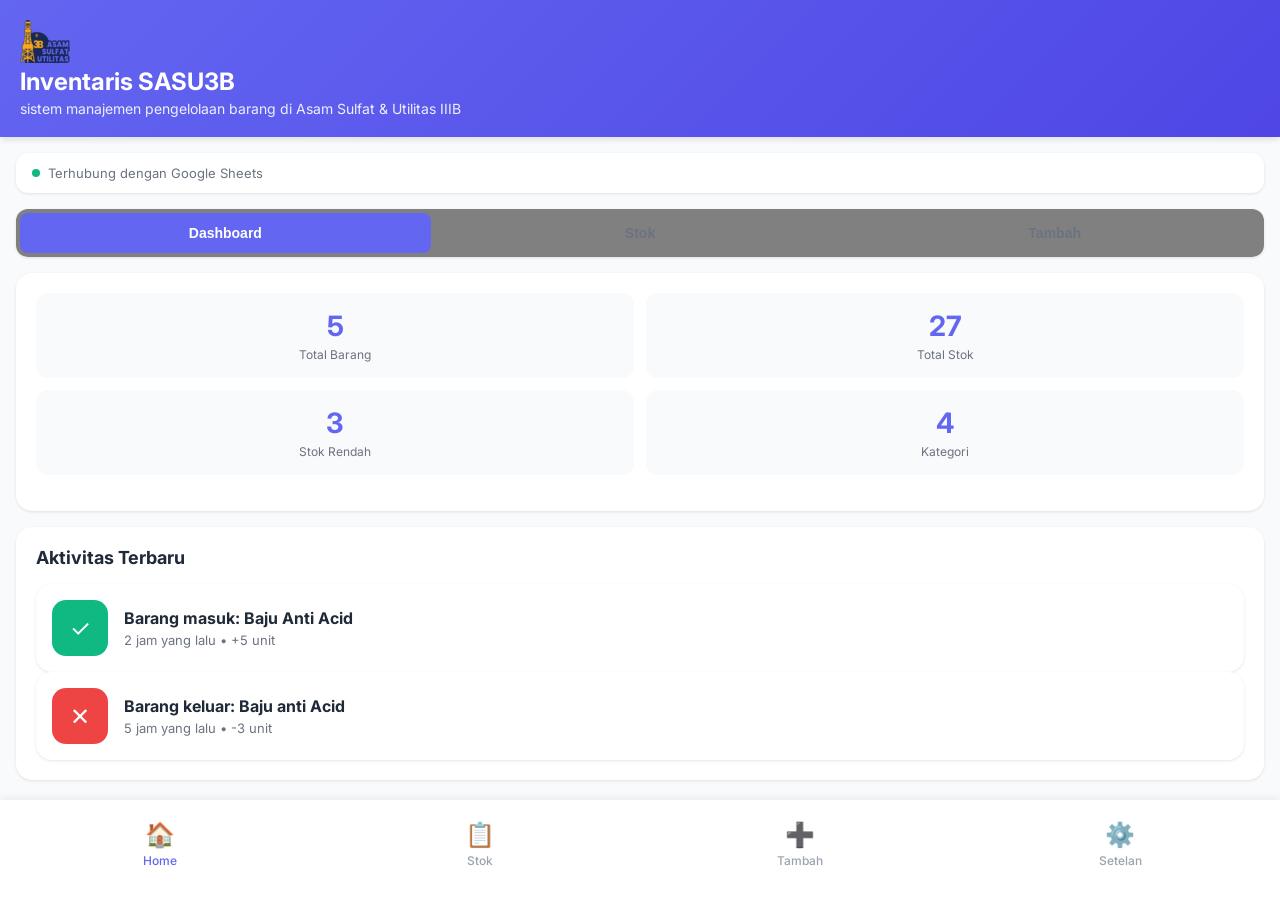
<file: index.html>
<!DOCTYPE html>
<html lang="id" data-theme="dark">
<head>
    <meta charset="UTF-8">
    <meta name="viewport" content="width=device-width, initial-scale=1.0, maximum-scale=1.0, user-scalable=no">
    <title>Inventaris Mobile</title>
    <link href="https://fonts.googleapis.com/css2?family=Inter:wght@400;500;600;700&display=swap" rel="stylesheet">
    <style>
        * {
            margin: 0;
            padding: 0;
            box-sizing: border-box;
        }

        :root {
            --primary: #6366f1;
            --primary-dark: #4f46e5;
            --success: #10b981;
            --danger: #ef4444;
            --warning: #f59e0b;
            --gray-50: #f9fafb;
            --gray-100: #f3f4f6;
            --gray-200: #e5e7eb;
            --gray-300: #d1d5db;
            --gray-400: #9ca3af;
            --gray-500: #6b7280;
            --gray-600: #4b5563;
            --gray-700: #374151;
            --gray-800: #1f2937;
            --gray-900: #111827;
        }

        body {
            font-family: 'Inter', -apple-system, BlinkMacSystemFont, sans-serif;
            background: var(--gray-50);
            color: var(--gray-900);
            min-height: 100vh;
            padding-bottom: 80px;
        }

        /* Header */
        .header {
            background: linear-gradient(135deg, var(--primary) 0%, var(--primary-dark) 100%);
            color: white;
            padding: 20px;
            position: sticky;
            top: 0;
            z-index: 100;
            box-shadow: 0 4px 6px -1px rgba(0, 0, 0, 0.1);
        }

        .header h1 {
            font-size: 24px;
            font-weight: 700;
            margin-bottom: 4px;
        }

        .header p {
            font-size: 14px;
            opacity: 0.9;
        }

        /* Navigation */
        .nav-tabs {
            display: flex;
            background: gray;
            padding: 4px;
            margin: 16px;
            border-radius: 12px;
            box-shadow: 0 1px 3px rgba(0,0,0,0.1);
            gap: 4px;
        }

        .nav-tab {
            flex: 1;
            padding: 12px;
            border: none;
            background: transparent;
            color: var(--gray-500);
            font-weight: 600;
            font-size: 14px;
            border-radius: 8px;
            cursor: pointer;
            transition: all 0.2s;
        }

        .nav-tab.active {
            background: var(--primary);
            color: white;
        }

        /* Cards */
        .card {
            background: white;
            border-radius: 16px;
            padding: 20px;
            margin: 16px;
            box-shadow: 0 1px 3px rgba(0,0,0,0.1);
        }

        .card-title {
            font-size: 18px;
            font-weight: 700;
            margin-bottom: 16px;
            color: var(--gray-800);
        }

        /* Stats Grid */
        .stats-grid {
            display: grid;
            grid-template-columns: repeat(2, 1fr);
            gap: 12px;
            margin-bottom: 16px;
        }

        .stat-card {
            background: var(--gray-50);
            padding: 16px;
            border-radius: 12px;
            text-align: center;
        }

        .stat-value {
            font-size: 28px;
            font-weight: 700;
            color: var(--primary);
        }

        .stat-label {
            font-size: 12px;
            color: var(--gray-500);
            margin-top: 4px;
        }

        /* Form Styles */
        .form-group {
            margin-bottom: 16px;
        }

        .form-label {
            display: block;
            font-size: 14px;
            font-weight: 600;
            color: var(--gray-700);
            margin-bottom: 6px;
        }

        .form-input, .form-select {
            width: 100%;
            padding: 14px 16px;
            border: 2px solid var(--gray-200);
            border-radius: 12px;
            font-size: 16px;
            transition: all 0.2s;
            font-family: inherit;
        }

        .form-input:focus, .form-select:focus {
            outline: none;
            border-color: var(--primary);
        }

        .form-input::placeholder {
            color: var(--gray-400);
        }

        /* Buttons */
        .btn {
            width: 100%;
            padding: 16px;
            border: none;
            border-radius: 12px;
            font-size: 16px;
            font-weight: 600;
            cursor: pointer;
            transition: all 0.2s;
            display: flex;
            align-items: center;
            justify-content: center;
            gap: 8px;
        }

        .btn-primary {
            background: var(--primary);
            color: white;
        }

        .btn-primary:active {
            transform: scale(0.98);
            background: var(--primary-dark);
        }

        .btn-success {
            background: var(--success);
            color: white;
        }

        .btn-danger {
            background: var(--danger);
            color: white;
        }

        .btn-secondary {
            background: var(--gray-100);
            color: var(--gray-700);
        }

        /* Inventory List */
        .inventory-list {
            display: flex;
            flex-direction: column;
            gap: 12px;
        }

        .inventory-item {
            background: white;
            border-radius: 16px;
            padding: 16px;
            display: flex;
            align-items: center;
            gap: 16px;
            box-shadow: 0 1px 3px rgba(0,0,0,0.1);
            position: relative;
            overflow: hidden;
        }

        .item-icon {
            width: 56px;
            height: 56px;
            background: linear-gradient(135deg, var(--primary) 0%, var(--primary-dark) 100%);
            border-radius: 14px;
            display: flex;
            align-items: center;
            justify-content: center;
            color: white;
            font-size: 24px;
            flex-shrink: 0;
        }

        .item-info {
            flex: 1;
            min-width: 0;
        }

        .item-name {
            font-weight: 700;
            font-size: 16px;
            color: var(--gray-800);
            margin-bottom: 4px;
            white-space: nowrap;
            overflow: hidden;
            text-overflow: ellipsis;
        }

        .item-meta {
            font-size: 13px;
            color: var(--gray-500);
            display: flex;
            gap: 12px;
        }

        .item-stock {
            text-align: right;
        }

        .stock-number {
            font-size: 24px;
            font-weight: 700;
            color: var(--success);
        }

        .stock-number.low {
            color: var(--danger);
        }

        .stock-label {
            font-size: 11px;
            color: var(--gray-400);
        }

        /* Action Buttons */
        .item-actions {
            display: flex;
            gap: 8px;
            margin-top: 12px;
        }

        .action-btn {
            flex: 1;
            padding: 10px;
            border: none;
            border-radius: 8px;
            font-size: 13px;
            font-weight: 600;
            cursor: pointer;
            display: flex;
            align-items: center;
            justify-content: center;
            gap: 4px;
        }

        .action-in {
            background: #d1fae5;
            color: #065f46;
        }

        .action-out {
            background: #fee2e2;
            color: #991b1b;
        }

        /* Search Bar */
        .search-container {
            position: relative;
            margin: 16px;
        }

        .search-input {
            width: 100%;
            padding: 14px 16px 14px 48px;
            border: none;
            border-radius: 12px;
            font-size: 16px;
            background: white;
            box-shadow: 0 1px 3px rgba(0,0,0,0.1);
        }

        .search-icon {
            position: absolute;
            left: 16px;
            top: 50%;
            transform: translateY(-50%);
            color: var(--gray-400);
        }

        /* Empty State */
        .empty-state {
            text-align: center;
            padding: 60px 20px;
            color: var(--gray-400);
        }

        .empty-icon {
            font-size: 64px;
            margin-bottom: 16px;
            opacity: 0.5;
        }

        /* Toast Notification */
        .toast {
            position: fixed;
            bottom: 100px;
            left: 50%;
            transform: translateX(-50%) translateY(100px);
            background: var(--gray-800);
            color: white;
            padding: 16px 24px;
            border-radius: 12px;
            font-weight: 500;
            opacity: 0;
            transition: all 0.3s;
            z-index: 1000;
            box-shadow: 0 10px 15px -3px rgba(0,0,0,0.1);
        }

        .toast.show {
            transform: translateX(-50%) translateY(0);
            opacity: 1;
        }

        /* Modal */
        .modal-overlay {
            position: fixed;
            top: 0;
            left: 0;
            right: 0;
            bottom: 0;
            background: rgba(0,0,0,0.5);
            display: none;
            align-items: flex-end;
            justify-content: center;
            z-index: 200;
            opacity: 0;
            transition: opacity 0.3s;
        }

        .modal-overlay.show {
            display: flex;
            opacity: 1;
        }

        .modal {
            background: white;
            width: 100%;
            max-height: 90vh;
            border-radius: 24px 24px 0 0;
            padding: 24px;
            transform: translateY(100%);
            transition: transform 0.3s;
            overflow-y: auto;
        }

        .modal-overlay.show .modal {
            transform: translateY(0);
        }

        .modal-header {
            display: flex;
            justify-content: space-between;
            align-items: center;
            margin-bottom: 24px;
        }

        .modal-title {
            font-size: 20px;
            font-weight: 700;
        }

        .modal-close {
            width: 40px;
            height: 40px;
            border: none;
            background: var(--gray-100);
            border-radius: 50%;
            font-size: 20px;
            cursor: pointer;
            display: flex;
            align-items: center;
            justify-content: center;
        }

        /* Settings */
        .setting-item {
            display: flex;
            justify-content: space-between;
            align-items: center;
            padding: 16px 0;
            border-bottom: 1px solid var(--gray-100);
        }

        .setting-label {
            font-weight: 600;
            color: var(--gray-700);
        }

        .setting-desc {
            font-size: 13px;
            color: var(--gray-400);
            margin-top: 2px;
        }

        /* Toggle Switch */
        .toggle {
            width: 52px;
            height: 28px;
            background: var(--gray-300);
            border-radius: 14px;
            position: relative;
            cursor: pointer;
            transition: background 0.2s;
        }

        .toggle.active {
            background: var(--primary);
        }

        .toggle::after {
            content: '';
            position: absolute;
            width: 24px;
            height: 24px;
            background: blue;
            border-radius: 50%;
            top: 2px;
            left: 2px;
            transition: transform 0.2s;
            box-shadow: 0 2px 4px rgba(0,0,0,0.1);
        }

        .toggle.active::after {
            transform: translateX(24px);
        }

        /* Loading */
        .loading {
            display: inline-block;
            width: 20px;
            height: 20px;
            border: 3px solid rgba(255,255,255,0.3);
            border-radius: 50%;
            border-top-color: white;
            animation: spin 1s ease-in-out infinite;
        }

        @keyframes spin {
            to { transform: rotate(360deg); }
        }

        .skeleton {
            background: linear-gradient(90deg, var(--gray-100) 25%, var(--gray-200) 50%, var(--gray-100) 75%);
            background-size: 200% 100%;
            animation: shimmer 1.5s infinite;
            border-radius: 8px;
        }

        @keyframes shimmer {
            0% { background-position: 200% 0; }
            100% { background-position: -200% 0; }
        }

        /* Bottom Navigation */
        .bottom-nav {
            position: fixed;
            bottom: 0;
            left: 0;
            right: 0;
            background: white;
            display: flex;
            justify-content: space-around;
            padding: 12px 0 24px;
            box-shadow: 0 -4px 6px -1px rgba(0,0,0,0.05);
            z-index: 50;
        }

        .nav-item {
            flex: 1;
            display: flex;
            flex-direction: column;
            align-items: center;
            gap: 4px;
            padding: 8px;
            color: var(--gray-400);
            text-decoration: none;
            font-size: 12px;
            font-weight: 500;
            transition: all 0.2s;
        }

        .nav-item.active {
            color: var(--primary);
        }

        .nav-icon {
            font-size: 24px;
        }

        /* QR Scanner Simulation */
        .scanner-container {
            width: 100%;
            height: 300px;
            background: var(--gray-900);
            border-radius: 16px;
            display: flex;
            align-items: center;
            justify-content: center;
            position: relative;
            overflow: hidden;
        }

        .scanner-frame {
            width: 200px;
            height: 200px;
            border: 2px solid var(--success);
            border-radius: 20px;
            position: relative;
        }

        .scanner-line {
            position: absolute;
            width: 100%;
            height: 2px;
            background: var(--success);
            top: 0;
            animation: scan 2s linear infinite;
        }

        @keyframes scan {
            0% { top: 0; opacity: 0; }
            10% { opacity: 1; }
            90% { opacity: 1; }
            100% { top: 100%; opacity: 0; }
        }

        /* Hide sections */
        .section {
            display: none;
        }

        .section.active {
            display: block;
        }

        /* Sync Status */
        .sync-status {
            display: flex;
            align-items: center;
            gap: 8px;
            font-size: 13px;
            color: var(--gray-500);
            margin: 16px;
            padding: 12px 16px;
            background: white;
            border-radius: 12px;
            box-shadow: 0 1px 3px rgba(0,0,0,0.1);
        }

        .sync-indicator {
            width: 8px;
            height: 8px;
            border-radius: 50%;
            background: var(--success);
        }

        .sync-indicator.syncing {
            background: var(--warning);
            animation: pulse 1.5s infinite;
        }

        @keyframes pulse {
            0%, 100% { opacity: 1; }
            50% { opacity: 0.5; }
        }

        /* Responsive */
        @media (max-width: 380px) {
            .stats-grid {
                grid-template-columns: 1fr;
            }
        }
    </style>
</head>
<body>

    <!-- Header -->
    <div class="header">   
        <img src="50X42.png"> <h1> Inventaris SASU3B</h1>
        <p>sistem manajemen pengelolaan barang di Asam Sulfat & Utilitas IIIB</p>
    </div>

    <!-- Sync Status -->
    <div class="sync-status">
        <div class="sync-indicator" id="syncIndicator"></div>
        <span id="syncText">Terhubung dengan Google Sheets</span>
    </div>

    <!-- Navigation Tabs -->
    <div class="nav-tabs">
        <button class="nav-tab active" onclick="switchTab('dashboard')">Dashboard</button>
        <button class="nav-tab" onclick="switchTab('inventory')">Stok</button>
        <button class="nav-tab" onclick="switchTab('add')">Tambah</button>
    </div>

    <!-- Dashboard Section -->
    <div id="dashboard" class="section active">
        <div class="card">
            <div class="stats-grid">
                <div class="stat-card">
                    <div class="stat-value" id="totalItems">0</div>
                    <div class="stat-label">Total Barang</div>
                </div>
                <div class="stat-card">
                    <div class="stat-value" id="totalStock">0</div>
                    <div class="stat-label">Total Stok</div>
                </div>
                <div class="stat-card">
                    <div class="stat-value" id="lowStock">0</div>
                    <div class="stat-label">Stok Rendah</div>
                </div>
                <div class="stat-card">
                    <div class="stat-value" id="categories">0</div>
                    <div class="stat-label">Kategori</div>
                </div>
            </div>
        </div>

        <div class="card">
            <div class="card-title">Aktivitas Terbaru</div>
            <div id="recentActivity">
                <div class="inventory-item">
                    <div class="item-icon" style="background: var(--success);">✓</div>
                    <div class="item-info">
                        <div class="item-name">Barang masuk: Baju Anti Acid</div>
                        <div class="item-meta">2 jam yang lalu • +5 unit</div>
                    </div>
                </div>
                <div class="inventory-item">
                    <div class="item-icon" style="background: var(--danger);">✕</div>
                    <div class="item-info">
                        <div class="item-name">Barang keluar: Baju anti Acid</div>
                        <div class="item-meta">5 jam yang lalu • -3 unit</div>
                    </div>
                </div>
            </div>
        </div>
    </div>

    <!-- Inventory Section -->
    <div id="inventory" class="section">
        <div class="search-container">
            <span class="search-icon">🔍</span>
            <input type="text" class="search-input" id="searchInput" placeholder="Cari barang..." oninput="searchItems()">
        </div>

        <div class="inventory-list" id="inventoryList">
            <!-- Items will be rendered here -->
        </div>
        
        <div class="empty-state" id="emptyState" style="display: none;">
            <div class="empty-icon">📭</div>
            <p>Tidak ada barang ditemukan</p>
        </div>
    </div>

    <!-- Add Item Section -->
    <div id="add" class="section">
        <div class="card">
            <div class="card-title">Tambah Barang Baru</div>
            <form id="addForm" onsubmit="handleAddItem(event)">
                <div class="form-group">
                    <label class="form-label">Nama Barang</label>
                    <input type="text" class="form-input" id="itemName" placeholder="Contoh: Baju anti Acid" required>
                </div>
                
                <div class="form-group">
                    <label class="form-label">Kategori</label>
                    <select class="form-select" id="itemCategory" required>
                        <option value="">Pilih Kategori</option>
                        <option value="Onishi">Exhaust fan</option>
                        <option value="Portable Blower">Exhaust fan</option>
                        <option value="Submersibble pump">Pompa</option>
                        <option value="Baju Anti Acid">Alat Pelindung Diri</option>
                        <option value="Lainnya">Lainnya</option>
                    </select>
                </div>

                <div class="form-group">
                    <label class="form-label">Stok Awal</label>
                    <input type="number" class="form-input" id="itemStock" placeholder="0" min="0" required>
                </div>

                <div class="form-group">
                    <label class="form-label">Satuan</label>
                    <select class="form-select" id="itemUnit" required>
                        <option value="Unit">Unit</option>
                        <option value="Pcs">Pcs</option>
                        <option value="Box">Box</option>
                        <option value="Set">Set</option>
                        <option value="Kg">Kg</option>
                        <option value="Meter">Meter</option>
                    </select>
                </div>

                <div class="form-group">
                    <label class="form-label">Lokasi Penyimpanan</label>
                    <input type="text" class="form-input" id="itemLocation" placeholder="Contoh: Gudang kontainer,1300">
                </div>

                <button type="submit" class="btn btn-primary" id="submitBtn">
                    <span>Simpan ke Spreadsheet</span>
                </button>
            </form>
        </div>

        <div class="card" style="margin-top: 16px;">
            <div class="card-title">Pindai QR Code</div>
            <div class="scanner-container" onclick="simulateScan()">
                <div class="scanner-frame">
                    <div class="scanner-line"></div>
                </div>
            </div>
            <p style="text-align: center; color: var(--gray-500); margin-top: 12px; font-size: 14px;">
                Ketuk untuk melakukan pemindaian
            </p>
        </div>
    </div>

    <!-- Settings Section -->
    <div id="settings" class="section">
        <div class="card">
            <div class="card-title">Pengaturan Spreadsheet</div>
            
            <div class="setting-item">
                <div>
                    <div class="setting-label">ID Spreadsheet</div>
                    <div class="setting-desc" id="sheetIdDisplay">Belum dikonfigurasi</div>
                </div>
                <button class="btn btn-secondary" style="width: auto; padding: 8px 16px;" onclick="configureSheet()">
                    Edit
                </button>
            </div>

            <div class="setting-item">
                <div>
                    <div class="setting-label">Sinkronisasi Otomatis</div>
                    <div class="setting-desc">Perbarui data secara real-time</div>
                </div>
                <div class="toggle active" id="autoSync" onclick="toggleSync()"></div>
            </div>

            <div class="setting-item">
                <div>
                    <div class="setting-label">Notifikasi Stok Rendah</div>
                    <div class="setting-desc">Peringatan saat stok < 5 unit</div>
                </div>
                <div class="toggle active" id="lowStockAlert" onclick="toggleAlert()"></div>
            </div>
        </div>

        <div class="card" style="margin-top: 16px;">
            <div class="card-title">Panduan Penggunaan</div>
            <div style="font-size: 14px; line-height: 1.6; color: var(--gray-600);">
                <p style="margin-bottom: 12px;"><strong>1.</strong> Buat Google Spreadsheet baru</p>
                <p style="margin-bottom: 12px;"><strong>2.</strong> Bagikan spreadsheet dengan "Anyone with the link can edit"</p>
                <p style="margin-bottom: 12px;"><strong>3.</strong> Salin ID dari URL spreadsheet</p>
                <p style="margin-bottom: 12px;"><strong>4.</strong> Tempel ID di pengaturan aplikasi</p>
                <p><strong>5.</strong> Format kolom: Nama | Kategori | Stok | Satuan | Lokasi | Terakhir Update</p>
            </div>
        </div>

        <button class="btn btn-danger" style="margin: 16px;" onclick="clearAllData()">
            Hapus Semua Data Lokal
        </button>
    </div>

    <!-- Transaction Modal -->
    <div class="modal-overlay" id="transactionModal">
        <div class="modal">
            <div class="modal-header">
                <h3 class="modal-title" id="modalTitle">Update Stok</h3>
                <button class="modal-close" onclick="closeModal()">✕</button>
            </div>
            
            <div style="text-align: center; margin-bottom: 24px;">
                <div style="font-size: 48px; margin-bottom: 8px;" id="modalIcon">📦</div>
                <h4 id="modalItemName" style="color: var(--gray-800);">Nama Barang</h4>
                <p style="color: var(--gray-500); font-size: 14px;">Stok saat ini: <strong id="modalCurrentStock">0</strong></p>
            </div>

            <div class="form-group">
                <label class="form-label">Jumlah</label>
                <input type="number" class="form-input" id="transactionAmount" placeholder="0" min="1" required>
            </div>

            <div class="form-group">
                <label class="form-label">Catatan (Opsional)</label>
                <input type="text" class="form-input" id="transactionNote" placeholder="Contoh: Penjualan ke customer X">
            </div>

            <div style="display: flex; gap: 12px; margin-top: 24px;">
                <button class="btn btn-secondary" style="flex: 1;" onclick="closeModal()">Batal</button>
                <button class="btn btn-primary" style="flex: 1;" onclick="processTransaction()">
                    <span id="modalActionBtn">Simpan</span>
                </button>
            </div>
        </div>
    </div>

    <!-- Toast -->
    <div class="toast" id="toast">Notifikasi</div>

    <!-- Bottom Navigation -->
    <nav class="bottom-nav">
        <a href="#" class="nav-item active" onclick="switchSection('dashboard')">
            <span class="nav-icon">🏠</span>
            <span>Home</span>
        </a>
        <a href="#" class="nav-item" onclick="switchSection('inventory')">
            <span class="nav-icon">📋</span>
            <span>Stok</span>
        </a>
        <a href="#" class="nav-item" onclick="switchSection('add')">
            <span class="nav-icon">➕</span>
            <span>Tambah</span>
        </a>
        <a href="#" class="nav-item" onclick="switchSection('settings')">
            <span class="nav-icon">⚙️</span>
            <span>Setelan</span>
        </a>
    </nav>

    <script>
        // Data Management
        let inventoryData = [];
        let currentTransaction = null;
        let spreadsheetId = localStorage.getItem('170NYwiCWwAXBTgz4H0UvGnUUYLmIyr0kjxgoSiVc9CQ') || '';

        // Initialize
        document.addEventListener('DOMContentLoaded', () => {
            loadData();
            updateStats();
            
            if (spreadsheetId) {
                document.getElementById('sheetIdDisplay').textContent = spreadsheetId.substring(0, 20) + '...';
                simulateSync();
            }
        });

        // Load Data from LocalStorage (simulating spreadsheet data)
        function loadData() {
            const saved = localStorage.getItem('inventoryData');
            if (saved) {
                inventoryData = JSON.parse(saved);
            } else {
                // Sample data for demo
                inventoryData = [
                    { id: 1, name: 'Onishi', category: 'Exhaust fan', stock: 12, unit: 'Unit', location: 'Gudang kontainer-1300', lastUpdate: '2024-01-15' },
                    { id: 2, name: 'Portable Blower', category: 'Exhaust fan', stock: 3, unit: 'EA', location: 'Gudang kontainer-1300', lastUpdate: '2024-01-14' },
                    { id: 3, name: 'Submersibble pump', category: 'Pompa', stock: 2, unit: 'EA', location: 'Gudang Gedung STG17-5', lastUpdate: '2024-01-13' },
                    { id: 4, name: 'Baju Anti Acid', category: 'Alat Pelindung Diri', stock: 4, unit: 'Stel', location: 'BARAK-1300', lastUpdate: '2024-01-12' },
                    { id: 5, name: 'Handy Talky', category: 'Alat Komunikasi', stock: 6, unit: 'Unit', location: 'CCR SA-SU3B', lastUpdate: '2024-01-11' }
                ];
                saveData();
            }
            renderInventory();
        }

        // Save Data to LocalStorage
        function saveData() {
            localStorage.setItem('inventoryData', JSON.stringify(inventoryData));
        }

        // Simulate Google Sheets Sync
        async function simulateSync() {
            const indicator = document.getElementById('syncIndicator');
            const text = document.getElementById('syncText');
            
            indicator.classList.add('syncing');
            text.textContent = 'Menyinkronkan dengan Google Sheets...';
            
            // Simulate API delay
            await new Promise(r => setTimeout(r, 1500));
            
            indicator.classList.remove('syncing');
            text.textContent = 'Terakhir sinkron: ' + new Date().toLocaleTimeString('id-ID');
            showToast('Data berhasil disinkronkan');
        }

        // Navigation Functions
        function switchTab(tab) {
            document.querySelectorAll('.nav-tab').forEach(t => t.classList.remove('active'));
            event.target.classList.add('active');
            
            document.querySelectorAll('.section').forEach(s => s.classList.remove('active'));
            document.getElementById(tab).classList.add('active');
        }

        function switchSection(section) {
            document.querySelectorAll('.nav-item').forEach(n => n.classList.remove('active'));
            event.currentTarget.classList.add('active');
            
            document.querySelectorAll('.section').forEach(s => s.classList.remove('active'));
            document.getElementById(section).classList.add('active');
            
            // Update top tabs for consistency
            document.querySelectorAll('.nav-tab').forEach(t => t.classList.remove('active'));
            if (section === 'dashboard') document.querySelectorAll('.nav-tab')[0].classList.add('active');
            if (section === 'inventory') document.querySelectorAll('.nav-tab')[1].classList.add('active');
            if (section === 'add') document.querySelectorAll('.nav-tab')[2].classList.add('active');
        }

        // Render Inventory List
        function renderInventory(filter = '') {
            const list = document.getElementById('inventoryList');
            const empty = document.getElementById('emptyState');
            
            const filtered = inventoryData.filter(item => 
                item.name.toLowerCase().includes(filter.toLowerCase()) ||
                item.category.toLowerCase().includes(filter.toLowerCase())
            );

            if (filtered.length === 0) {
                list.innerHTML = '';
                empty.style.display = 'block';
                return;
            }

            empty.style.display = 'none';
            list.innerHTML = filtered.map(item => `
                <div class="inventory-item">
                    <div class="item-icon">${getCategoryIcon(item.category)}</div>
                    <div class="item-info">
                        <div class="item-name">${item.name}</div>
                        <div class="item-meta">
                            <span>${item.category}</span>
                            <span>•</span>
                            <span>${item.location}</span>
                        </div>
                        <div class="item-actions">
                            <button class="action-btn action-in" onclick="openTransaction(${item.id}, 'in')">
                                <span>⬆️</span> Masuk
                            </button>
                            <button class="action-btn action-out" onclick="openTransaction(${item.id}, 'out')">
                                <span>⬇️</span> Keluar
                            </button>
                        </div>
                    </div>
                    <div class="item-stock">
                        <div class="stock-number ${item.stock < 5 ? 'low' : ''}">${item.stock}</div>
                        <div class="stock-label">${item.unit}</div>
                    </div>
                </div>
            `).join('');
        }

        function getCategoryIcon(category) {
            const icons = {
                'Exhaust Fan': '💻',
                'Pompa': '🔧',
                'Alat Pelindung Diri': '📝',
                'Alat Komunikasi': '🪑',
                'Lainnya': '📦'
            };
            return icons[category] || '📦';
        }

        function searchItems() {
            const query = document.getElementById('searchInput').value;
            renderInventory(query);
        }

        // Add Item
        async function handleAddItem(e) {
            e.preventDefault();
            
            const btn = document.getElementById('submitBtn');
            const originalContent = btn.innerHTML;
            btn.innerHTML = '<div class="loading"></div>';
            btn.disabled = true;

            const newItem = {
                id: Date.now(),
                name: document.getElementById('itemName').value,
                category: document.getElementById('itemCategory').value,
                stock: parseInt(document.getElementById('itemStock').value),
                unit: document.getElementById('itemUnit').value,
                location: document.getElementById('itemLocation').value || '-',
                lastUpdate: new Date().toISOString().split('T')[0]
            };

            // Simulate API call to Google Sheets
            await new Promise(r => setTimeout(r, 1000));

            inventoryData.unshift(newItem);
            saveData();
            
            // Reset form
            document.getElementById('addForm').reset();
            
            btn.innerHTML = originalContent;
            btn.disabled = false;
            
            showToast('Barang berhasil ditambahkan ke spreadsheet!');
            updateStats();
            
            // Switch to inventory tab
            document.querySelectorAll('.nav-tab')[1].click();
        }

        // Transaction Modal
        function openTransaction(id, type) {
            const item = inventoryData.find(i => i.id === id);
            if (!item) return;

            currentTransaction = { item, type };
            
            document.getElementById('modalTitle').textContent = type === 'in' ? 'Barang Masuk' : 'Barang Keluar';
            document.getElementById('modalIcon').textContent = type === 'in' ? '⬆️' : '⬇️';
            document.getElementById('modalItemName').textContent = item.name;
            document.getElementById('modalCurrentStock').textContent = item.stock;
            document.getElementById('transactionAmount').value = '';
            document.getElementById('transactionNote').value = '';
            document.getElementById('modalActionBtn').textContent = type === 'in' ? 'Tambah Stok' : 'Kurangi Stok';
            
            document.getElementById('transactionModal').classList.add('show');
        }

        function closeModal() {
            document.getElementById('transactionModal').classList.remove('show');
            currentTransaction = null;
        }

        async function processTransaction() {
            const amount = parseInt(document.getElementById('transactionAmount').value);
            if (!amount || amount < 1) {
                showToast('Masukkan jumlah yang valid');
                return;
            }

            const { item, type } = currentTransaction;
            
            if (type === 'out' && amount > item.stock) {
                showToast('Stok tidak mencukupi!');
                return;
            }

            // Simulate API delay
            await new Promise(r => setTimeout(r, 500));

            if (type === 'in') {
                item.stock += amount;
            } else {
                item.stock -= amount;
            }
            
            item.lastUpdate = new Date().toISOString().split('T')[0];
            
            saveData();
            renderInventory(document.getElementById('searchInput').value);
            updateStats();
            closeModal();
            
            showToast(`Stok ${type === 'in' ? 'ditambah' : 'dikurangi'} ${amount} ${item.unit}`);
        }

        // Update Statistics
        function updateStats() {
            const totalItems = inventoryData.length;
            const totalStock = inventoryData.reduce((sum, item) => sum + item.stock, 0);
            const lowStock = inventoryData.filter(item => item.stock < 5).length;
            const categories = new Set(inventoryData.map(item => item.category)).size;

            animateNumber('totalItems', totalItems);
            animateNumber('totalStock', totalStock);
            animateNumber('lowStock', lowStock);
            animateNumber('categories', categories);
        }

        function animateNumber(id, target) {
            const el = document.getElementById(id);
            const start = parseInt(el.textContent);
            const duration = 500;
            const startTime = performance.now();

            function update(currentTime) {
                const elapsed = currentTime - startTime;
                const progress = Math.min(elapsed / duration, 1);
                const current = Math.floor(start + (target - start) * progress);
                el.textContent = current;
                
                if (progress < 1) {
                    requestAnimationFrame(update);
                }
            }
            
            requestAnimationFrame(update);
        }

        // Settings Functions
        function configureSheet() {
            const id = prompt('170NYwiCWwAXBTgz4H0UvGnUUYLmIyr0kjxgoSiVc9CQ', spreadsheetId);
            if (id) {
                spreadsheetId = id;
                localStorage.setItem('170NYwiCWwAXBTgz4H0UvGnUUYLmIyr0kjxgoSiVc9CQ', id);
                document.getElementById('sheetIdDisplay').textContent = id.substring(0, 20) + '...';
                showToast('ID Spreadsheet tersimpan');
                simulateSync();
            }
        }

        function toggleSync() {
            document.getElementById('autoSync').classList.toggle('active');
        }

        function toggleAlert() {
            document.getElementById('lowStockAlert').classList.toggle('active');
        }

        function clearAllData() {
            if (confirm('Yakin ingin menghapus semua data? Tindakan ini tidak dapat dibatalkan.')) {
                localStorage.removeItem('inventoryData');
                inventoryData = [];
                saveData();
                renderInventory();
                updateStats();
                showToast('Semua data telah dihapus');
            }
        }

        // QR Scanner Simulation
        function simulateScan() {
            showToast('Memindai QR Code...');
            setTimeout(() => {
                document.getElementById('itemName').value = 'Handy Talky';
                document.getElementById('itemCategory').value = 'Alat Komunikasi';
                document.getElementById('itemStock').value = '1';
                showToast('QR Code terdeteksi! Form telah diisi otomatis');
            }, 1500);
        }

        // Toast Notification
        function showToast(message) {
            const toast = document.getElementById('toast');
            toast.textContent = message;
            toast.classList.add('show');
            
            setTimeout(() => {
                toast.classList.remove('show');
            }, 3000);
        }

        // Google Sheets Integration (Real Implementation Template)
        /*
        async function syncWithGoogleSheets() {
            const SHEET_ID = localStorage.getItem('170NYwiCWwAXBTgz4H0UvGnUUYLmIyr0kjxgoSiVc9CQ');
            const API_KEY = 'YOUR_API_KEY'; // Get from Google Cloud Console
            const RANGE = 'Sheet1!A1:F100';
            
            // Read data
            const response = await fetch(
                `https://sheets.googleapis.com/v4/spreadsheets/${SHEET_ID}/values/${RANGE}?key=${API_KEY}`
            );
            const data = await response.json();
            
            // Append data
            await fetch(
                `https://sheets.googleapis.com/v4/spreadsheets/${SHEET_ID}/values/${RANGE}:append?valueInputOption=USER_ENTERED&key=${API_KEY}`,
                {
                    method: 'POST',
                    headers: { 'Content-Type': 'application/json' },
                    body: JSON.stringify({
                        values: [[name, category, stock, unit, location, date]]
                    })
                }
            );
        }
        */
    </script>
</body>
</html>
</file>
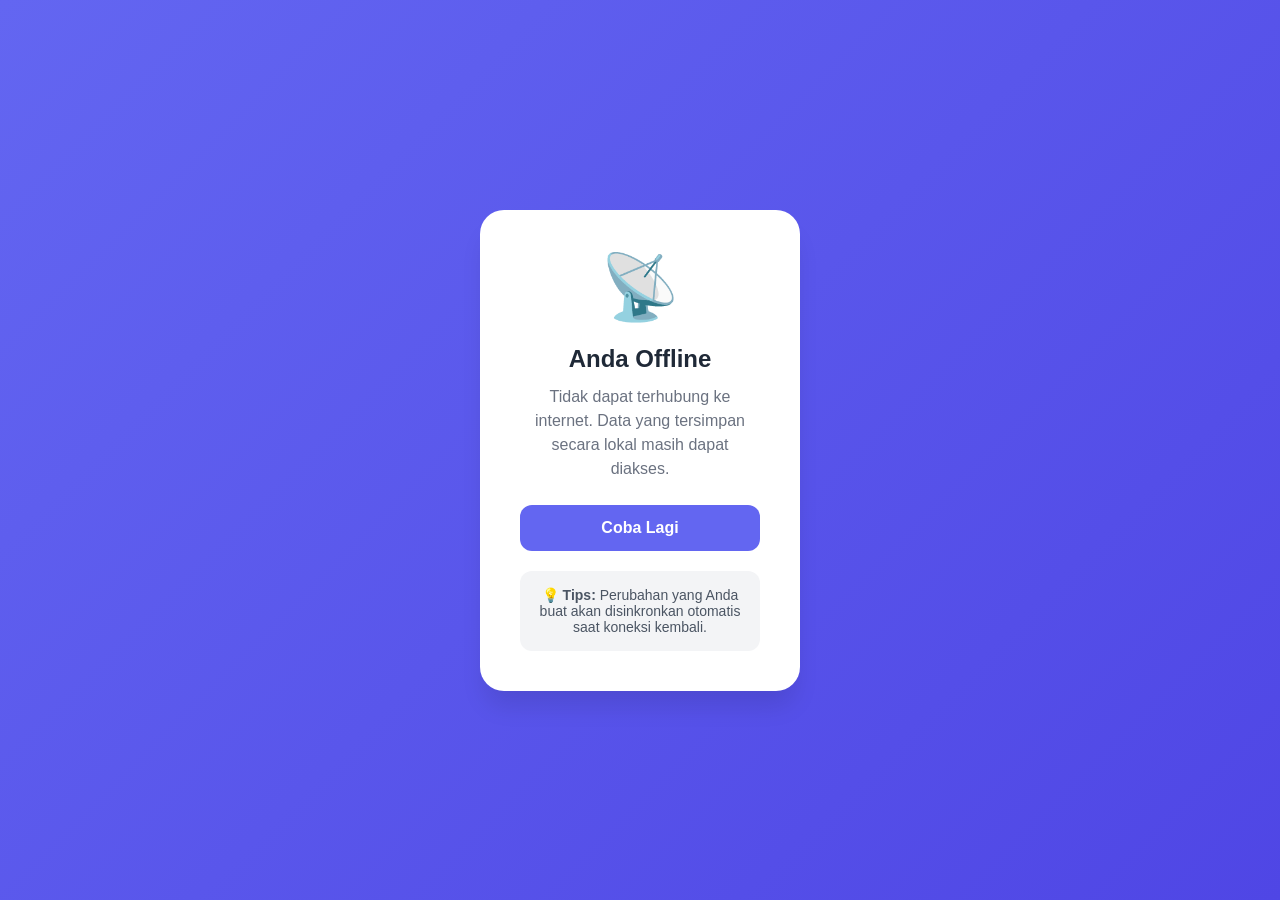
<file: offline.html>
<!DOCTYPE html>
<html lang="id">
<head>
    <meta charset="UTF-8">
    <meta name="viewport" content="width=device-width, initial-scale=1.0">
    <title>Offline - Inventaris Mobile</title>
    <style>
        * {
            margin: 0;
            padding: 0;
            box-sizing: border-box;
        }
        
        body {
            font-family: -apple-system, BlinkMacSystemFont, 'Segoe UI', Roboto, sans-serif;
            background: linear-gradient(135deg, #6366f1 0%, #4f46e5 100%);
            min-height: 100vh;
            display: flex;
            align-items: center;
            justify-content: center;
            padding: 20px;
        }
        
        .offline-container {
            background: white;
            border-radius: 24px;
            padding: 40px;
            text-align: center;
            max-width: 320px;
            box-shadow: 0 20px 25px -5px rgba(0,0,0,0.1);
        }
        
        .offline-icon {
            font-size: 64px;
            margin-bottom: 20px;
        }
        
        h1 {
            color: #1f2937;
            font-size: 24px;
            margin-bottom: 12px;
        }
        
        p {
            color: #6b7280;
            font-size: 16px;
            line-height: 1.5;
            margin-bottom: 24px;
        }
        
        .btn {
            background: #6366f1;
            color: white;
            border: none;
            padding: 14px 28px;
            border-radius: 12px;
            font-size: 16px;
            font-weight: 600;
            cursor: pointer;
            width: 100%;
            transition: transform 0.2s;
        }
        
        .btn:active {
            transform: scale(0.98);
        }
        
        .cached-data {
            margin-top: 20px;
            padding: 16px;
            background: #f3f4f6;
            border-radius: 12px;
            font-size: 14px;
            color: #4b5563;
        }
    </style>
</head>
<body>
    <div class="offline-container">
        <div class="offline-icon">📡</div>
        <h1>Anda Offline</h1>
        <p>Tidak dapat terhubung ke internet. Data yang tersimpan secara lokal masih dapat diakses.</p>
        <button class="btn" onclick="window.location.reload()">Coba Lagi</button>
        
        <div class="cached-data">
            <strong>💡 Tips:</strong> Perubahan yang Anda buat akan disinkronkan otomatis saat koneksi kembali.
        </div>
    </div>
</body>
</html>
</file>
